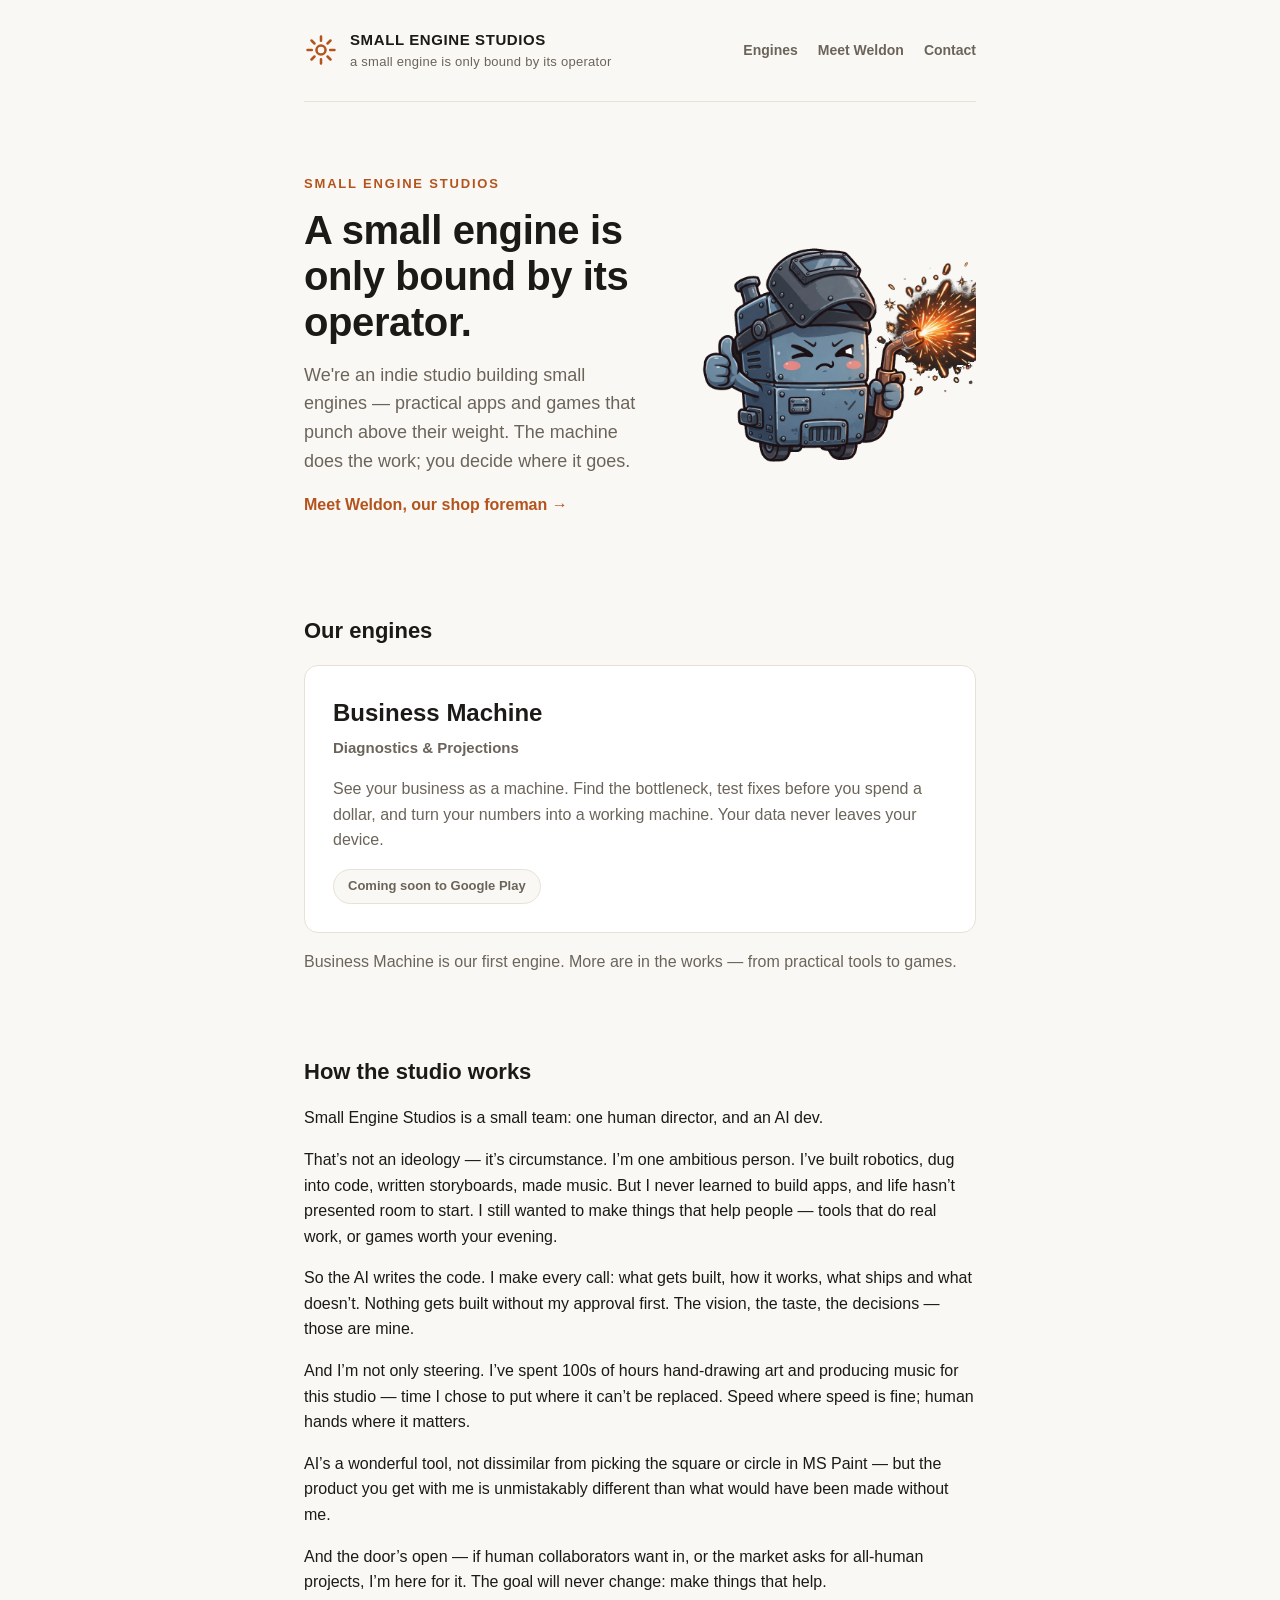
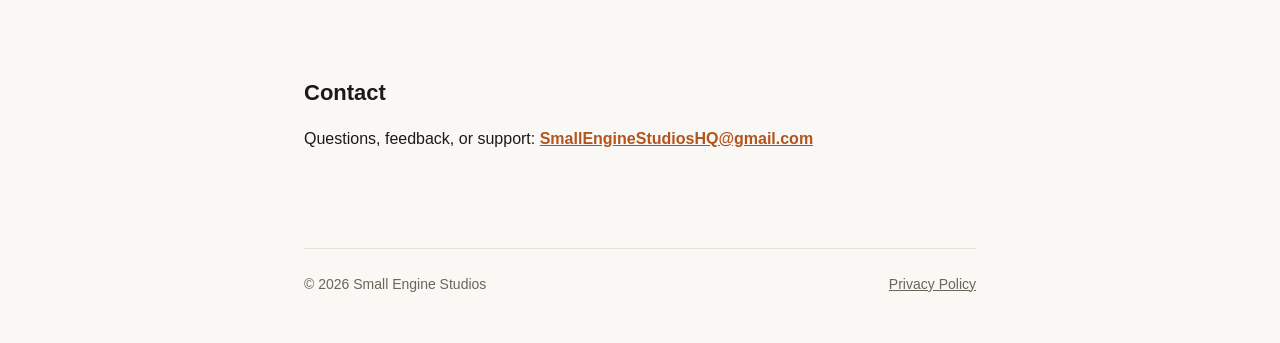
<file: index.html>
<!DOCTYPE html>
<html lang="en">
<head>
<meta charset="utf-8">
<meta name="viewport" content="width=device-width, initial-scale=1">
<title>Small Engine Studios</title>
<meta name="description" content="Small Engine Studios — an indie studio building practical apps and games. A small engine is only bound by its operator.">
<link rel="stylesheet" href="style.css?v=20260921d">
<link rel="icon" type="image/png" href="brand/favicon.png">
<link rel="apple-touch-icon" href="brand/favicon.png">
</head>
<body>
<div class="wrap">

<header class="site">
  <a class="brand-link" href="index.html">
    <svg class="gear" viewBox="0 0 24 24" fill="none" stroke="#b3541e" stroke-width="1.8" stroke-linecap="round" stroke-linejoin="round" aria-hidden="true">
      <circle cx="12" cy="12" r="3.2"/>
      <path d="M12 2.5v3M12 18.5v3M2.5 12h3M18.5 12h3M5.3 5.3l2.1 2.1M16.6 16.6l2.1 2.1M18.7 5.3l-2.1 2.1M7.4 16.6l-2.1 2.1"/>
    </svg>
    <div class="brand">Small Engine Studios<small>a small engine is only bound by its operator</small></div>
  </a>
  <nav class="site-nav">
    <a href="index.html#engines">Engines</a>
    <a href="weldon.html">Meet Weldon</a>
    <a href="index.html#contact">Contact</a>
  </nav>
</header>

<div class="hero">
  <div class="hero-text">
    <p class="eyebrow">Small Engine Studios</p>
    <h1>A small engine is only bound by its operator.</h1>
    <p class="lede">We're an indie studio building small engines &mdash; practical apps and games that punch above their weight. The machine does the work; you decide where it goes.</p>
    <p><a class="meet-link" href="weldon.html">Meet Weldon, our shop foreman &rarr;</a></p>
  </div>
  <img class="hero-weldon" src="brand/weldon-cutout.png?v=20260921f" alt="Weldon, the Small Engine Studios mascot — a small grumpy-cute welder engine giving a thumbs-up">
</div>

<section id="engines">
  <h2>Our engines</h2>
  <div class="app-card">
    <h3>Business Machine</h3>
    <p class="tagline">Diagnostics &amp; Projections</p>
    <p>See your business as a machine. Find the bottleneck, test fixes before you spend a dollar, and turn your numbers into a working machine. Your data never leaves your device.</p>
    <span class="badge">Coming soon to Google Play</span>
  </div>
  <p class="more">Business Machine is our first engine. More are in the works &mdash; from practical tools to games.</p>
</section>

<section id="how-we-work">
  <h2>How the studio works</h2>
  <p>Small Engine Studios is a small team: one human director, and an AI dev.</p>
  <p>That&rsquo;s not an ideology &mdash; it&rsquo;s circumstance. I&rsquo;m one ambitious person. I&rsquo;ve built robotics, dug into code, written storyboards, made music. But I never learned to build apps, and life hasn&rsquo;t presented room to start. I still wanted to make things that help people &mdash; tools that do real work, or games worth your evening.</p>
  <p>So the AI writes the code. I make every call: what gets built, how it works, what ships and what doesn&rsquo;t. Nothing gets built without my approval first. The vision, the taste, the decisions &mdash; those are mine.</p>
  <p>And I&rsquo;m not only steering. I&rsquo;ve spent 100s of hours hand-drawing art and producing music for this studio &mdash; time I chose to put where it can&rsquo;t be replaced. Speed where speed is fine; human hands where it matters.</p>
  <p>AI&rsquo;s a wonderful tool, not dissimilar from picking the square or circle in MS Paint &mdash; but the product you get with me is unmistakably different than what would have been made without me.</p>
  <p>And the door&rsquo;s open &mdash; if human collaborators want in, or the market asks for all-human projects, I&rsquo;m here for it. The goal will never change: make things that help.</p>
</section>

<section id="contact" class="contact">
  <h2>Contact</h2>
  <p>Questions, feedback, or support: <a href="mailto:SmallEngineStudiosHQ@gmail.com">SmallEngineStudiosHQ@gmail.com</a></p>
</section>

<footer class="site">
  <span>&copy; 2026 Small Engine Studios</span>
  <span><a href="privacy.html">Privacy Policy</a></span>
</footer>

</div>
</body>
</html>
</file>
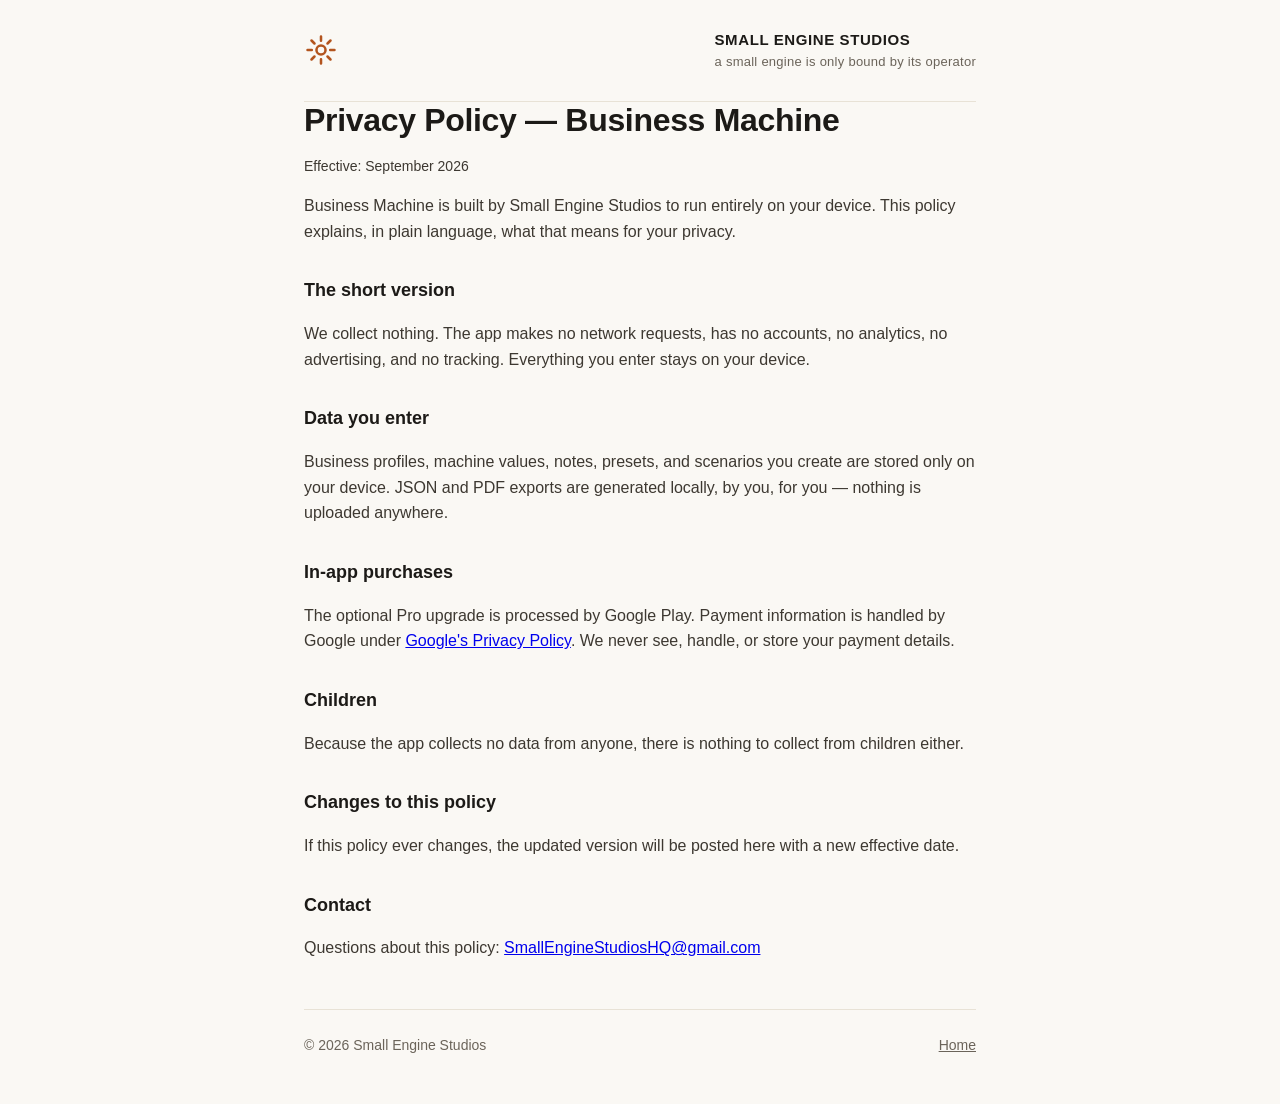
<file: privacy.html>
<!DOCTYPE html>
<html lang="en">
<head>
<meta charset="utf-8">
<meta name="viewport" content="width=device-width, initial-scale=1">
<title>Privacy Policy — Business Machine</title>
<meta name="description" content="Privacy policy for Business Machine by Small Engine Studios.">
<link rel="stylesheet" href="style.css?v=20260921d">
</head>
<body>
<div class="wrap policy">

<header class="site">
  <svg class="gear" viewBox="0 0 24 24" fill="none" stroke="#b3541e" stroke-width="1.8" stroke-linecap="round" stroke-linejoin="round" aria-hidden="true">
    <circle cx="12" cy="12" r="3.2"/>
    <path d="M12 2.5v3M12 18.5v3M2.5 12h3M18.5 12h3M5.3 5.3l2.1 2.1M16.6 16.6l2.1 2.1M18.7 5.3l-2.1 2.1M7.4 16.6l-2.1 2.1"/>
  </svg>
  <div class="brand">Small Engine Studios<small>a small engine is only bound by its operator</small></div>
</header>

<h1>Privacy Policy — Business Machine</h1>
<p class="updated">Effective: September 2026</p>

<p>Business Machine is built by Small Engine Studios to run entirely on your device. This policy explains, in plain language, what that means for your privacy.</p>

<h2>The short version</h2>
<p>We collect nothing. The app makes no network requests, has no accounts, no analytics, no advertising, and no tracking. Everything you enter stays on your device.</p>

<h2>Data you enter</h2>
<p>Business profiles, machine values, notes, presets, and scenarios you create are stored only on your device. JSON and PDF exports are generated locally, by you, for you — nothing is uploaded anywhere.</p>

<h2>In-app purchases</h2>
<p>The optional Pro upgrade is processed by Google Play. Payment information is handled by Google under <a href="https://policies.google.com/privacy">Google's Privacy Policy</a>. We never see, handle, or store your payment details.</p>

<h2>Children</h2>
<p>Because the app collects no data from anyone, there is nothing to collect from children either.</p>

<h2>Changes to this policy</h2>
<p>If this policy ever changes, the updated version will be posted here with a new effective date.</p>

<h2>Contact</h2>
<p>Questions about this policy: <a href="mailto:SmallEngineStudiosHQ@gmail.com">SmallEngineStudiosHQ@gmail.com</a></p>

<footer class="site">
  <span>&copy; 2026 Small Engine Studios</span>
  <span><a href="index.html">Home</a></span>
</footer>

</div>
</body>
</html>
</file>
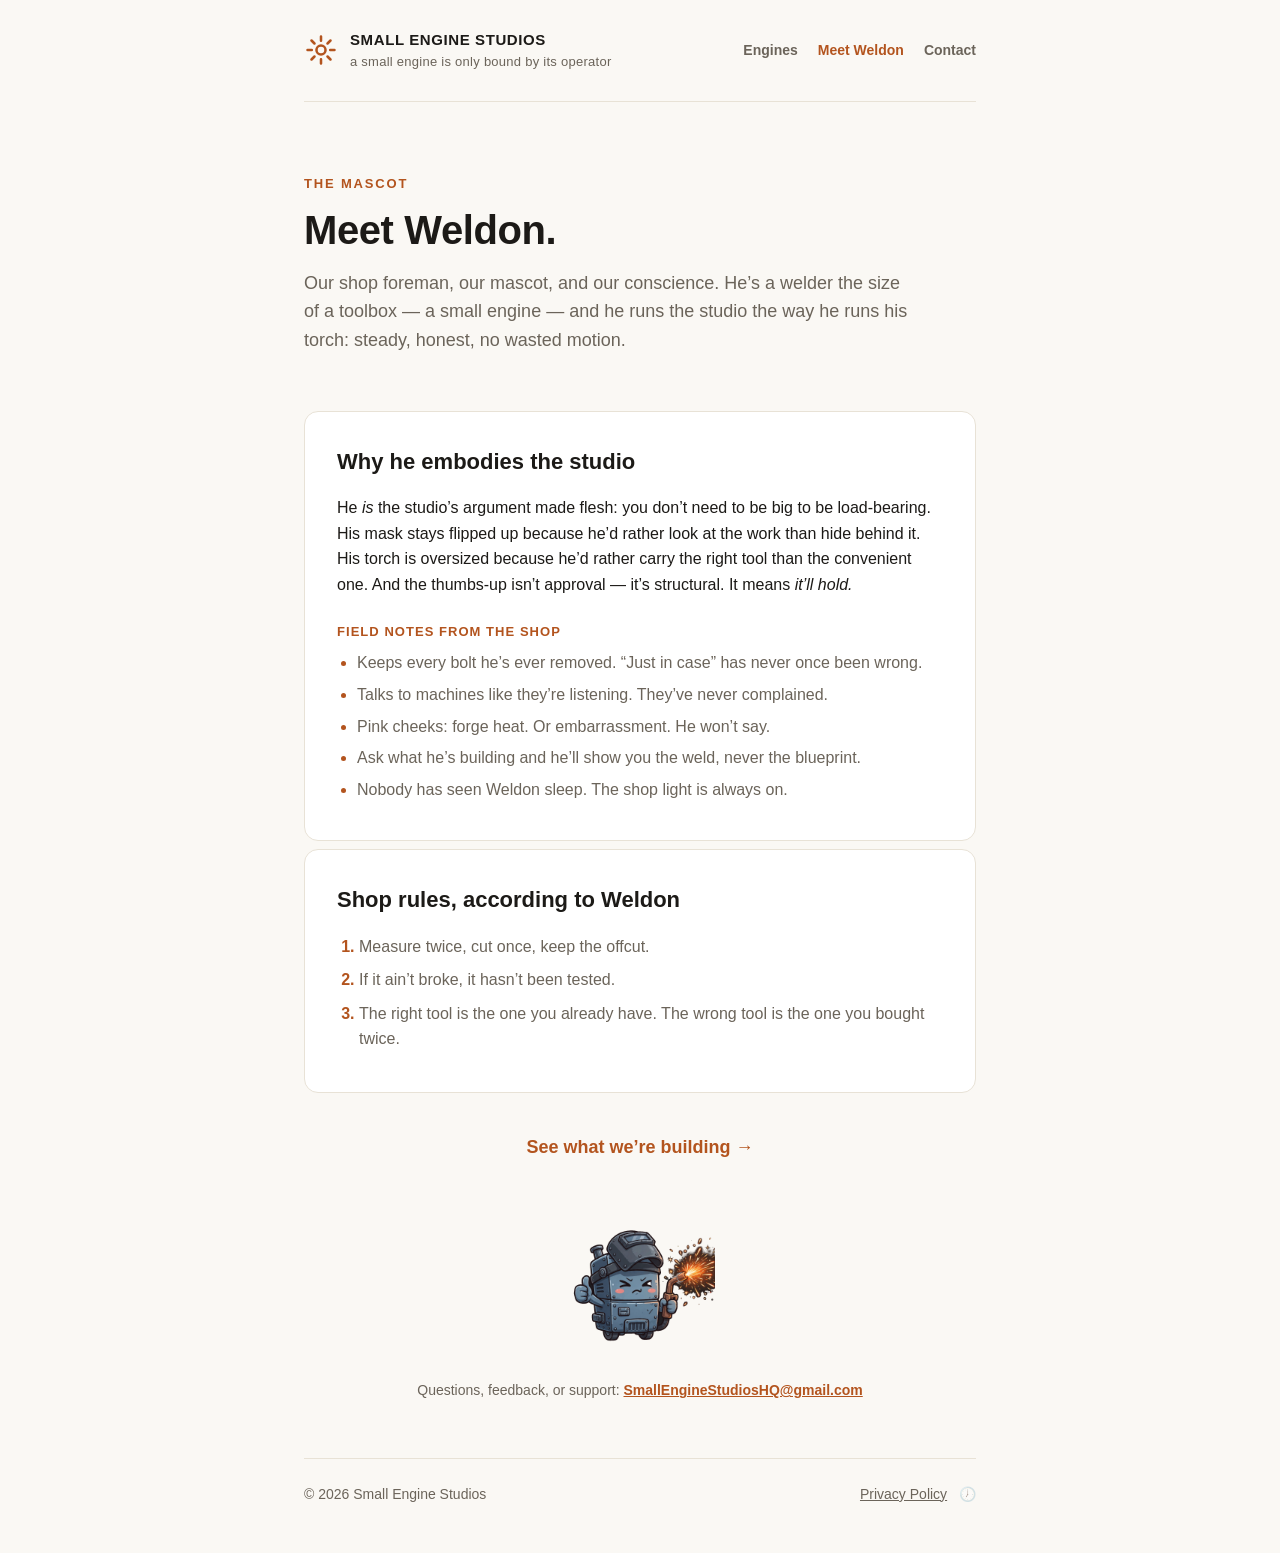
<file: weldon.html>
<!DOCTYPE html>
<html lang="en">
<head>
<meta charset="utf-8">
<meta name="viewport" content="width=device-width, initial-scale=1">
<title>Meet Weldon — Small Engine Studios</title>
<meta name="description" content="Weldon is the shop foreman and conscience of Small Engine Studios. A small engine — proof you don't need to be big to be load-bearing.">
<link rel="stylesheet" href="style.css?v=20260921d">
<link rel="icon" type="image/png" href="brand/favicon.png">
<link rel="apple-touch-icon" href="brand/favicon.png">
</head>
<body>
<div class="wrap">

<header class="site">
  <a class="brand-link" href="index.html">
    <svg class="gear" viewBox="0 0 24 24" fill="none" stroke="#b3541e" stroke-width="1.8" stroke-linecap="round" stroke-linejoin="round" aria-hidden="true">
      <circle cx="12" cy="12" r="3.2"/>
      <path d="M12 2.5v3M12 18.5v3M2.5 12h3M18.5 12h3M5.3 5.3l2.1 2.1M16.6 16.6l2.1 2.1M18.7 5.3l-2.1 2.1M7.4 16.6l-2.1 2.1"/>
    </svg>
    <div class="brand">Small Engine Studios<small>a small engine is only bound by its operator</small></div>
  </a>
  <nav class="site-nav">
    <a href="index.html#engines">Engines</a>
    <a href="weldon.html" class="active">Meet Weldon</a>
    <a href="index.html#contact">Contact</a>
  </nav>
</header>

<div class="hero">
  <div class="hero-text">
    <p class="eyebrow">The mascot</p>
    <h1>Meet Weldon.</h1>
    <p class="lede">Our shop foreman, our mascot, and our conscience. He&rsquo;s a welder the size of a toolbox &mdash; a small engine &mdash; and he runs the studio the way he runs his torch: steady, honest, no wasted motion.</p>
  </div>
</div>

<section class="weldon">
  <h2>Why he embodies the studio</h2>
  <p>He <em>is</em> the studio&rsquo;s argument made flesh: you don&rsquo;t need to be big to be load-bearing. His mask stays flipped up because he&rsquo;d rather look at the work than hide behind it. His torch is oversized because he&rsquo;d rather carry the right tool than the convenient one. And the thumbs-up isn&rsquo;t approval &mdash; it&rsquo;s structural. It means <em>it&rsquo;ll hold.</em></p>
  <h3>Field notes from the shop</h3>
  <ul class="field-notes">
    <li>Keeps every bolt he&rsquo;s ever removed. &ldquo;Just in case&rdquo; has never once been wrong.</li>
    <li>Talks to machines like they&rsquo;re listening. They&rsquo;ve never complained.</li>
    <li>Pink cheeks: forge heat. Or embarrassment. He won&rsquo;t say.</li>
    <li>Ask what he&rsquo;s building and he&rsquo;ll show you the weld, never the blueprint.</li>
    <li>Nobody has seen Weldon sleep. The shop light is always on.</li>
  </ul>
</section>

<section class="weldon">
  <h2>Shop rules, according to Weldon</h2>
  <ol class="shop-rules">
    <li>Measure twice, cut once, keep the offcut.</li>
    <li>If it ain&rsquo;t broke, it hasn&rsquo;t been tested.</li>
    <li>The right tool is the one you already have. The wrong tool is the one you bought twice.</li>
  </ol>
</section>

<section class="cta">
  <p><a class="meet-link" href="index.html#engines">See what we&rsquo;re building &rarr;</a></p>
</section>

<section class="weldon-signoff">
  <img class="weldon-small" src="brand/weldon-cutout.png?v=20260921f" alt="Weldon, the Small Engine Studios mascot — a small grumpy-cute welder engine giving a thumbs-up">
  <p class="signoff-contact">Questions, feedback, or support: <a href="mailto:SmallEngineStudiosHQ@gmail.com">SmallEngineStudiosHQ@gmail.com</a></p>
</section>

<footer class="site">
  <span>&copy; 2026 Small Engine Studios</span>
  <span><a href="privacy.html">Privacy Policy</a> <span class="bolt" title="Weldon's spare bolt. Hands off.">&#128342;</span></span>
</footer>

</div>
</body>
</html>
</file>
<file: style.css>
:root {
  --ink: #1c1a17;
  --muted: #6b645a;
  --paper: #faf8f4;
  --card: #ffffff;
  --line: #e8e2d6;
  --accent: #b3541e;
}
* { box-sizing: border-box; }
body {
  margin: 0;
  font-family: -apple-system, BlinkMacSystemFont, "Segoe UI", Roboto, Helvetica, Arial, sans-serif;
  color: var(--ink);
  background: var(--paper);
  line-height: 1.6;
}
.wrap { max-width: 720px; margin: 0 auto; padding: 0 24px; }
header.site {
  padding: 28px 0;
  border-bottom: 1px solid var(--line);
  display: flex; align-items: center; gap: 12px;
  justify-content: space-between; flex-wrap: wrap;
}
.brand-link { display: flex; align-items: center; gap: 12px; text-decoration: none; color: inherit; }
.site-nav { display: flex; gap: 20px; }
.site-nav a { color: var(--muted); text-decoration: none; font-size: 14px; font-weight: 600; }
.site-nav a:hover { color: var(--accent); }
.site-nav a.active { color: var(--accent); }
.brand { font-weight: 700; letter-spacing: 0.04em; font-size: 15px; text-transform: uppercase; }
.brand small { display: block; font-weight: 400; color: var(--muted); letter-spacing: 0.02em; text-transform: none; font-size: 13px; }
.gear { width: 34px; height: 34px; flex: none; }
.hero { padding: 72px 0 48px; display: flex; align-items: center; gap: 48px; }
.hero-text { flex: 1 1 auto; min-width: 0; }
.hero-weldon { width: 290px; flex: none; height: auto; }
.meet-link { color: var(--accent); font-weight: 600; text-decoration: none; }
.meet-link:hover { text-decoration: underline; }
.weldon-signoff { text-align: center; padding: 24px 0 8px; }
.weldon-small { width: 150px; height: auto; }
.signoff-contact { color: var(--muted); font-size: 14px; margin: 12px 0 0; }
.signoff-contact a { color: var(--accent); font-weight: 600; }
.shop-rules { margin: 0; padding-left: 22px; color: var(--muted); }
.shop-rules li { margin: 8px 0; }
.shop-rules li::marker { color: var(--accent); font-weight: 700; }
.cta { text-align: center; padding: 16px 0 8px; }
.cta .meet-link { font-size: 18px; }
.bolt { opacity: 0.4; cursor: default; margin-left: 8px; }
.weldon { background: var(--card); border: 1px solid var(--line); border-radius: 14px; padding: 32px; margin: 8px 0; }
.weldon h3 { font-size: 16px; margin: 24px 0 8px; text-transform: uppercase; letter-spacing: 0.08em; color: var(--accent); font-size: 13px; }
.field-notes { margin: 0; padding-left: 20px; color: var(--muted); }
.field-notes li { margin: 6px 0; }
.field-notes li::marker { color: var(--accent); }
.eyebrow { color: var(--accent); font-size: 13px; font-weight: 700; letter-spacing: 0.14em; text-transform: uppercase; margin: 0 0 12px; }
h1 { font-size: 40px; line-height: 1.15; margin: 0 0 16px; letter-spacing: -0.01em; }
.lede { font-size: 18px; color: var(--muted); margin: 0; max-width: 34em; }
section { padding: 32px 0; }
h2 { font-size: 22px; margin: 0 0 16px; }
.app-card {
  background: var(--card);
  border: 1px solid var(--line);
  border-radius: 14px;
  padding: 28px;
}
.app-card h3 { margin: 0 0 4px; font-size: 24px; }
.tagline { color: var(--accent); font-weight: 600; margin: 0 0 12px; font-size: 15px; }
.app-card p { margin: 0 0 16px; color: var(--muted); }
.badge {
  display: inline-block;
  border: 1px solid var(--line);
  border-radius: 999px;
  padding: 6px 14px;
  font-size: 13px;
  font-weight: 600;
  color: var(--muted);
  background: var(--paper);
}
.contact a { color: var(--accent); font-weight: 600; }
.more { color: var(--muted); margin-top: 16px; }
footer.site {
  border-top: 1px solid var(--line);
  margin-top: 48px;
  padding: 24px 0 48px;
  color: var(--muted);
  font-size: 14px;
  display: flex; justify-content: space-between; gap: 16px; flex-wrap: wrap;
}
footer.site a { color: var(--muted); }
.policy h1 { font-size: 32px; }
.policy h2 { font-size: 18px; margin-top: 32px; }
.policy p, .policy li { color: #3d3831; }
.policy ul { padding-left: 20px; }
.updated { color: var(--muted); font-size: 14px; }
@media (max-width: 640px) {
  h1 { font-size: 32px; }
  .hero { padding: 48px 0 32px; flex-direction: column; align-items: flex-start; gap: 24px; }
  .hero-weldon { width: 200px; }
  .site-nav { gap: 14px; }
}
</file>
